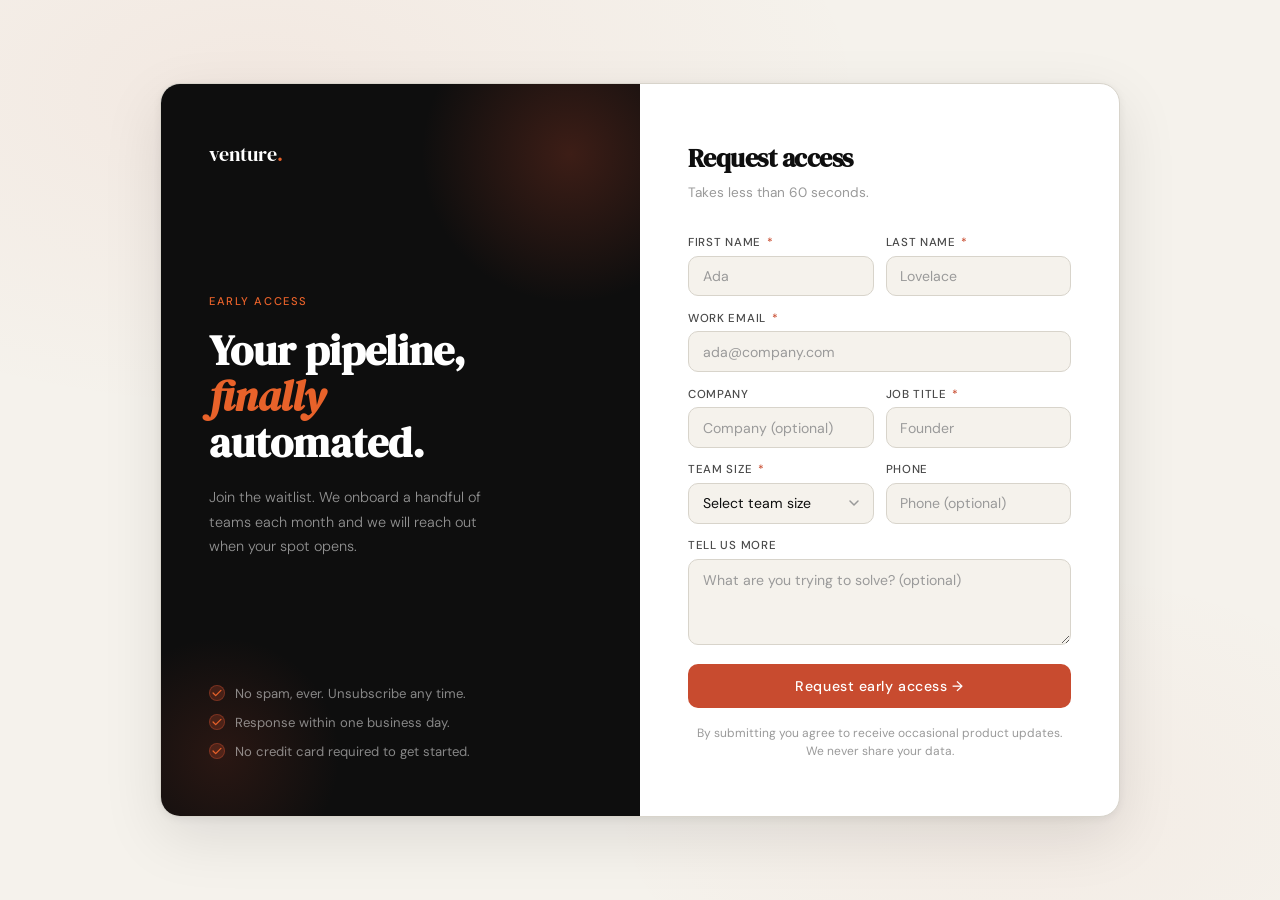
<file: index.html>
<!DOCTYPE html>
<html lang="en">
<head>
  <meta charset="UTF-8" />
  <meta name="viewport" content="width=device-width, initial-scale=1.0" />
  <title>Get Early Access</title>
  <link rel="preconnect" href="https://fonts.googleapis.com" />
  <link rel="preconnect" href="https://fonts.gstatic.com" crossorigin />
  <link href="https://fonts.googleapis.com/css2?family=DM+Serif+Display:ital@0;1&family=DM+Sans:opsz,wght@9..40,300;9..40,400;9..40,500&display=swap" rel="stylesheet" />
  <link rel="stylesheet" href="style.css">

</head>
<body>

<div class="page">

  <!-- ── Left panel ── -->
  <div class="left">
    <div class="logo">venture<span>.</span></div>

    <div class="left-body">
      <p class="eyebrow">Early Access</p>
      <h1 class="headline">
        Your pipeline,<br>
        <em>finally</em><br>
        automated.
      </h1>
      <p class="sub">
        Join the waitlist. We onboard a handful of teams each month and we will reach out when your spot opens.
      </p>
    </div>

    <div class="proof">
      <div class="proof-items">
        <div class="proof-item">No spam, ever. Unsubscribe any time.</div>
        <div class="proof-item">Response within one business day.</div>
        <div class="proof-item">No credit card required to get started.</div>
      </div>
    </div>
  </div>

  <!-- ── Right panel ── -->
  <div class="right">
    <h2 class="form-title">Request access</h2>
    <p class="form-sub">Takes less than 60 seconds.</p>

    <form id="lead-form"
  method="POST"
  action="https://workspace.nelsonemerson.com/webhook/lead-intake">

      <div class="row">
        <div class="field">
          <label for="first_name">First name <span class="req">*</span></label>
          <input
            id="first_name"
            name="first_name"
            type="text"
            autocomplete="given-name"
            placeholder="Ada"
            required
          />
        </div>
        <div class="field">
          <label for="last_name">Last name <span class="req">*</span></label>
          <input
            id="last_name"
            name="last_name"
            type="text"
            autocomplete="family-name"
            placeholder="Lovelace"
            required
          />
        </div>
      </div>

      <div class="field">
        <label for="email">Work email <span class="req">*</span></label>
        <input
          id="email"
          name="email"
          type="email"
          autocomplete="email"
          placeholder="ada@company.com"
          required
        />
      </div>

      <div class="row">
        <div class="field">
          <label for="company">Company</label>
          <input
            id="company"
            name="company"
            type="text"
            autocomplete="organization"
            placeholder="Company (optional)"
          />
        </div>
        <div class="field">
          <label for="job_title">Job title <span class="req">*</span></label>
          <input
            id="job_title"
            name="job_title"
            type="text"
            autocomplete="organization-title"
            placeholder="Founder"
            required
          />
        </div>
      </div>

      <div class="row">
        <div class="field">
          <label for="company_size">Team size <span class="req">*</span></label>
          <div class="select-wrap">
            <select id="company_size" name="company_size" required>
              <option value="" disabled selected>Select team size</option>
              <option value="1-10">1 - 10</option>
              <option value="11-50">11 - 50</option>
              <option value="51-200">51 - 200</option>
              <option value="201-1000">201 - 1,000</option>
              <option value="1000+">1,000+</option>
            </select>
          </div>
        </div>
        <div class="field">
          <label for="phone">Phone</label>
          <input
            id="phone"
            name="phone"
            type="tel"
            autocomplete="tel"
            placeholder="Phone (optional)"
          />
        </div>
      </div>

      <div class="field">
        <label for="use_case">Tell us more</label>
        <textarea
          id="use_case"
          name="use_case"
          placeholder="What are you trying to solve? (optional)"
          rows="3"
        ></textarea>
      </div>

      <!-- Hidden UTM fields — populated from URL parameters by JS -->
      <input type="hidden" name="utm_source"   />
      <input type="hidden" name="utm_medium"   />
      <input type="hidden" name="utm_campaign" />
      <input type="hidden" name="utm_term"     />
      <input type="hidden" name="utm_content"  />

      <!-- Honeypot — hidden from real users, bots fill it in -->
      <input
        type="text"
        name="website"
        tabindex="-1"
        autocomplete="off"
        style="position:absolute;left:-9999px;opacity:0;height:0;width:0;"
        aria-hidden="true"
      />

      <button type="submit" class="btn" id="submit-btn">
        <span class="spinner"></span>
        <span class="btn-text">Request early access →</span>
      </button>

    </form>

    <div class="status" id="status" role="alert"></div>

    <p class="privacy">
      By submitting you agree to receive occasional product updates.<br>
      We never share your data.
    </p>
  </div>

</div>

<script src="script.js"></script>

</body>
</html>
</file>
<file: style.css>
/* ── Reset & base ─────────────────────────────────────────── */
    *, *::before, *::after { box-sizing: border-box; margin: 0; padding: 0; }
 
    :root {
      --ink:       #0e0e0e;
      --ink-soft:  #4a4a4a;
      --ink-muted: #9a9a9a;
      --paper:     #f5f2ec;
      --paper-2:   #edeae2;
      --accent:    #c84b2f;
      --accent-2:  #e8622a;
      --border:    #d8d4cb;
      --success-bg:#f0faf4;
      --success:   #1a7a45;
      --error-bg:  #fdf2f0;
      --error:     #c84b2f;
      --radius:    10px;
      --shadow:    0 1px 3px rgba(0,0,0,.08), 0 4px 16px rgba(0,0,0,.06);
    }
 
    html { font-size: 16px; -webkit-font-smoothing: antialiased; }
 
    body {
      font-family: 'DM Sans', sans-serif;
      background: var(--paper);
      color: var(--ink);
      min-height: 100vh;
      display: grid;
      place-items: center;
      padding: 2rem 1rem;
      background-image:
        radial-gradient(ellipse 80% 60% at 20% 10%, rgba(200,75,47,.06) 0%, transparent 60%),
        radial-gradient(ellipse 60% 50% at 80% 90%, rgba(200,75,47,.04) 0%, transparent 55%);
    }
 
    /* ── Layout ───────────────────────────────────────────────── */
    .page {
      display: grid;
      grid-template-columns: 1fr 1fr;
      max-width: 960px;
      width: 100%;
      background: #fff;
      border-radius: 20px;
      box-shadow: 0 2px 8px rgba(0,0,0,.06), 0 20px 60px rgba(0,0,0,.10);
      overflow: hidden;
      border: 1px solid var(--border);
    }
 
    /* ── Left panel ───────────────────────────────────────────── */
    .left {
      background: var(--ink);
      padding: 3.5rem 3rem;
      display: flex;
      flex-direction: column;
      justify-content: space-between;
      position: relative;
      overflow: hidden;
    }
 
    .left::before {
      content: '';
      position: absolute;
      top: -80px; right: -80px;
      width: 300px; height: 300px;
      border-radius: 50%;
      background: radial-gradient(circle, rgba(200,75,47,.25) 0%, transparent 70%);
      pointer-events: none;
    }
 
    .left::after {
      content: '';
      position: absolute;
      bottom: -60px; left: -60px;
      width: 240px; height: 240px;
      border-radius: 50%;
      background: radial-gradient(circle, rgba(200,75,47,.15) 0%, transparent 70%);
      pointer-events: none;
    }
 
    .logo {
      font-family: 'DM Serif Display', serif;
      font-size: 1.25rem;
      color: #fff;
      letter-spacing: -0.01em;
      position: relative;
      z-index: 1;
    }
 
    .logo span {
      color: var(--accent-2);
    }
 
    .left-body {
      position: relative;
      z-index: 1;
    }
 
    .eyebrow {
      font-size: 0.7rem;
      font-weight: 500;
      letter-spacing: 0.14em;
      text-transform: uppercase;
      color: var(--accent-2);
      margin-bottom: 1.25rem;
    }
 
    .headline {
      font-family: 'DM Serif Display', serif;
      font-size: 2.6rem;
      line-height: 1.1;
      color: #fff;
      margin-bottom: 1.25rem;
    }
 
    .headline em {
      font-style: italic;
      color: var(--accent-2);
    }
 
    .sub {
      font-size: 0.9rem;
      font-weight: 300;
      line-height: 1.7;
      color: rgba(255,255,255,.55);
      max-width: 28ch;
    }
 
    .proof {
      position: relative;
      z-index: 1;
    }
 
    .proof-items {
      display: flex;
      flex-direction: column;
      gap: 0.75rem;
    }
 
    .proof-item {
      display: flex;
      align-items: center;
      gap: 0.6rem;
      font-size: 0.82rem;
      color: rgba(255,255,255,.5);
    }
 
    .proof-item::before {
      content: '';
      width: 16px; height: 16px;
      border-radius: 50%;
      background: rgba(200,75,47,.25);
      border: 1px solid rgba(200,75,47,.4);
      flex-shrink: 0;
      background-image: url("data:image/svg+xml,%3Csvg xmlns='http://www.w3.org/2000/svg' viewBox='0 0 16 16' fill='none'%3E%3Cpath d='M3.5 8l3 3 6-6' stroke='%23e8622a' stroke-width='1.5' stroke-linecap='round' stroke-linejoin='round'/%3E%3C/svg%3E");
      background-repeat: no-repeat;
      background-position: center;
    }
 
    /* ── Right panel ──────────────────────────────────────────── */
    .right {
      padding: 3.5rem 3rem;
      display: flex;
      flex-direction: column;
      justify-content: center;
    }
 
    .form-title {
      font-family: 'DM Serif Display', serif;
      font-size: 1.6rem;
      color: var(--ink);
      margin-bottom: 0.4rem;
      letter-spacing: -0.02em;
    }
 
    .form-sub {
      font-size: 0.85rem;
      color: var(--ink-muted);
      margin-bottom: 2rem;
      line-height: 1.5;
    }
 
    /* ── Form fields ──────────────────────────────────────────── */
    .row {
      display: grid;
      grid-template-columns: 1fr 1fr;
      gap: 0.75rem;
    }
 
    .field {
      margin-bottom: 0.9rem;
    }
 
    label {
      display: block;
      font-size: 0.72rem;
      font-weight: 500;
      letter-spacing: 0.06em;
      text-transform: uppercase;
      color: var(--ink-soft);
      margin-bottom: 0.35rem;
    }
 
    label .req {
      color: var(--accent);
      margin-left: 2px;
    }
 
    input, select {
      width: 100%;
      padding: 0.65rem 0.85rem;
      font-family: 'DM Sans', sans-serif;
      font-size: 0.88rem;
      color: var(--ink);
      background: var(--paper);
      border: 1.5px solid var(--border);
      border-radius: var(--radius);
      outline: none;
      transition: border-color 0.15s, box-shadow 0.15s, background 0.15s;
      appearance: none;
      -webkit-appearance: none;
    }
 
    textarea {
      width: 100%;
      padding: 0.65rem 0.85rem;
      font-family: 'DM Sans', sans-serif;
      font-size: 0.88rem;
      color: var(--ink);
      background: var(--paper);
      border: 1.5px solid var(--border);
      border-radius: var(--radius);
      outline: none;
      transition: border-color 0.15s, box-shadow 0.15s, background 0.15s;
      resize: vertical;
      min-height: 80px;
      line-height: 1.5;
    }
 
    textarea:focus {
      border-color: var(--accent);
      background: #fff;
      box-shadow: 0 0 0 3px rgba(200,75,47,.08);
    }
 
    textarea::placeholder { color: var(--ink-muted); }
 
    input::placeholder { color: var(--ink-muted); }
 
    input:focus, select:focus {
      border-color: var(--accent);
      background: #fff;
      box-shadow: 0 0 0 3px rgba(200,75,47,.08);
    }
 
    input.error, select.error {
      border-color: var(--accent);
      background: var(--error-bg);
    }
 
    .select-wrap {
      position: relative;
    }
 
    .select-wrap::after {
      content: '';
      position: absolute;
      right: 12px; top: 50%;
      transform: translateY(-50%);
      width: 16px; height: 16px;
      pointer-events: none;
      background-image: url("data:image/svg+xml,%3Csvg xmlns='http://www.w3.org/2000/svg' viewBox='0 0 16 16' fill='none'%3E%3Cpath d='M4 6l4 4 4-4' stroke='%239a9a9a' stroke-width='1.5' stroke-linecap='round' stroke-linejoin='round'/%3E%3C/svg%3E");
      background-repeat: no-repeat;
      background-position: center;
    }
 
    /* ── Submit button ────────────────────────────────────────── */
    .btn {
      width: 100%;
      margin-top: 0.5rem;
      padding: 0.8rem 1.5rem;
      font-family: 'DM Sans', sans-serif;
      font-size: 0.88rem;
      font-weight: 500;
      letter-spacing: 0.04em;
      color: #fff;
      background: var(--accent);
      border: none;
      border-radius: var(--radius);
      cursor: pointer;
      transition: background 0.15s, transform 0.1s, box-shadow 0.15s;
      display: flex;
      align-items: center;
      justify-content: center;
      gap: 0.5rem;
    }
 
    .btn:hover:not(:disabled) {
      background: var(--accent-2);
      box-shadow: 0 4px 16px rgba(200,75,47,.3);
    }
 
    .btn:active:not(:disabled) { transform: scale(0.99); }
 
    .btn:disabled {
      background: var(--border);
      color: var(--ink-muted);
      cursor: not-allowed;
    }
 
    .btn .spinner {
      width: 14px; height: 14px;
      border: 2px solid rgba(255,255,255,.3);
      border-top-color: #fff;
      border-radius: 50%;
      animation: spin 0.7s linear infinite;
      display: none;
    }
 
    .btn.loading .spinner { display: block; }
    .btn.loading .btn-text { opacity: 0.7; }
 
    @keyframes spin { to { transform: rotate(360deg); } }
 
    /* ── Status messages ──────────────────────────────────────── */
    .status {
      margin-top: 1rem;
      padding: 0.8rem 1rem;
      border-radius: var(--radius);
      font-size: 0.84rem;
      line-height: 1.5;
      display: none;
    }
 
    .status.success {
      display: block;
      background: var(--success-bg);
      border: 1px solid rgba(26,122,69,.2);
      color: var(--success);
    }
 
    .status.error {
      display: block;
      background: var(--error-bg);
      border: 1px solid rgba(200,75,47,.2);
      color: var(--error);
    }
 
    .privacy {
      margin-top: 1rem;
      font-size: 0.75rem;
      color: var(--ink-muted);
      text-align: center;
      line-height: 1.5;
    }
 
    /* ── Responsive ───────────────────────────────────────────── */
    @media (max-width: 700px) {
      .page { grid-template-columns: 1fr; }
      .left { padding: 2.5rem 2rem; }
      .headline { font-size: 2rem; }
      .proof { display: none; }
      .right { padding: 2.5rem 2rem; }
      .row { grid-template-columns: 1fr; gap: 0; }
    }
</file>
